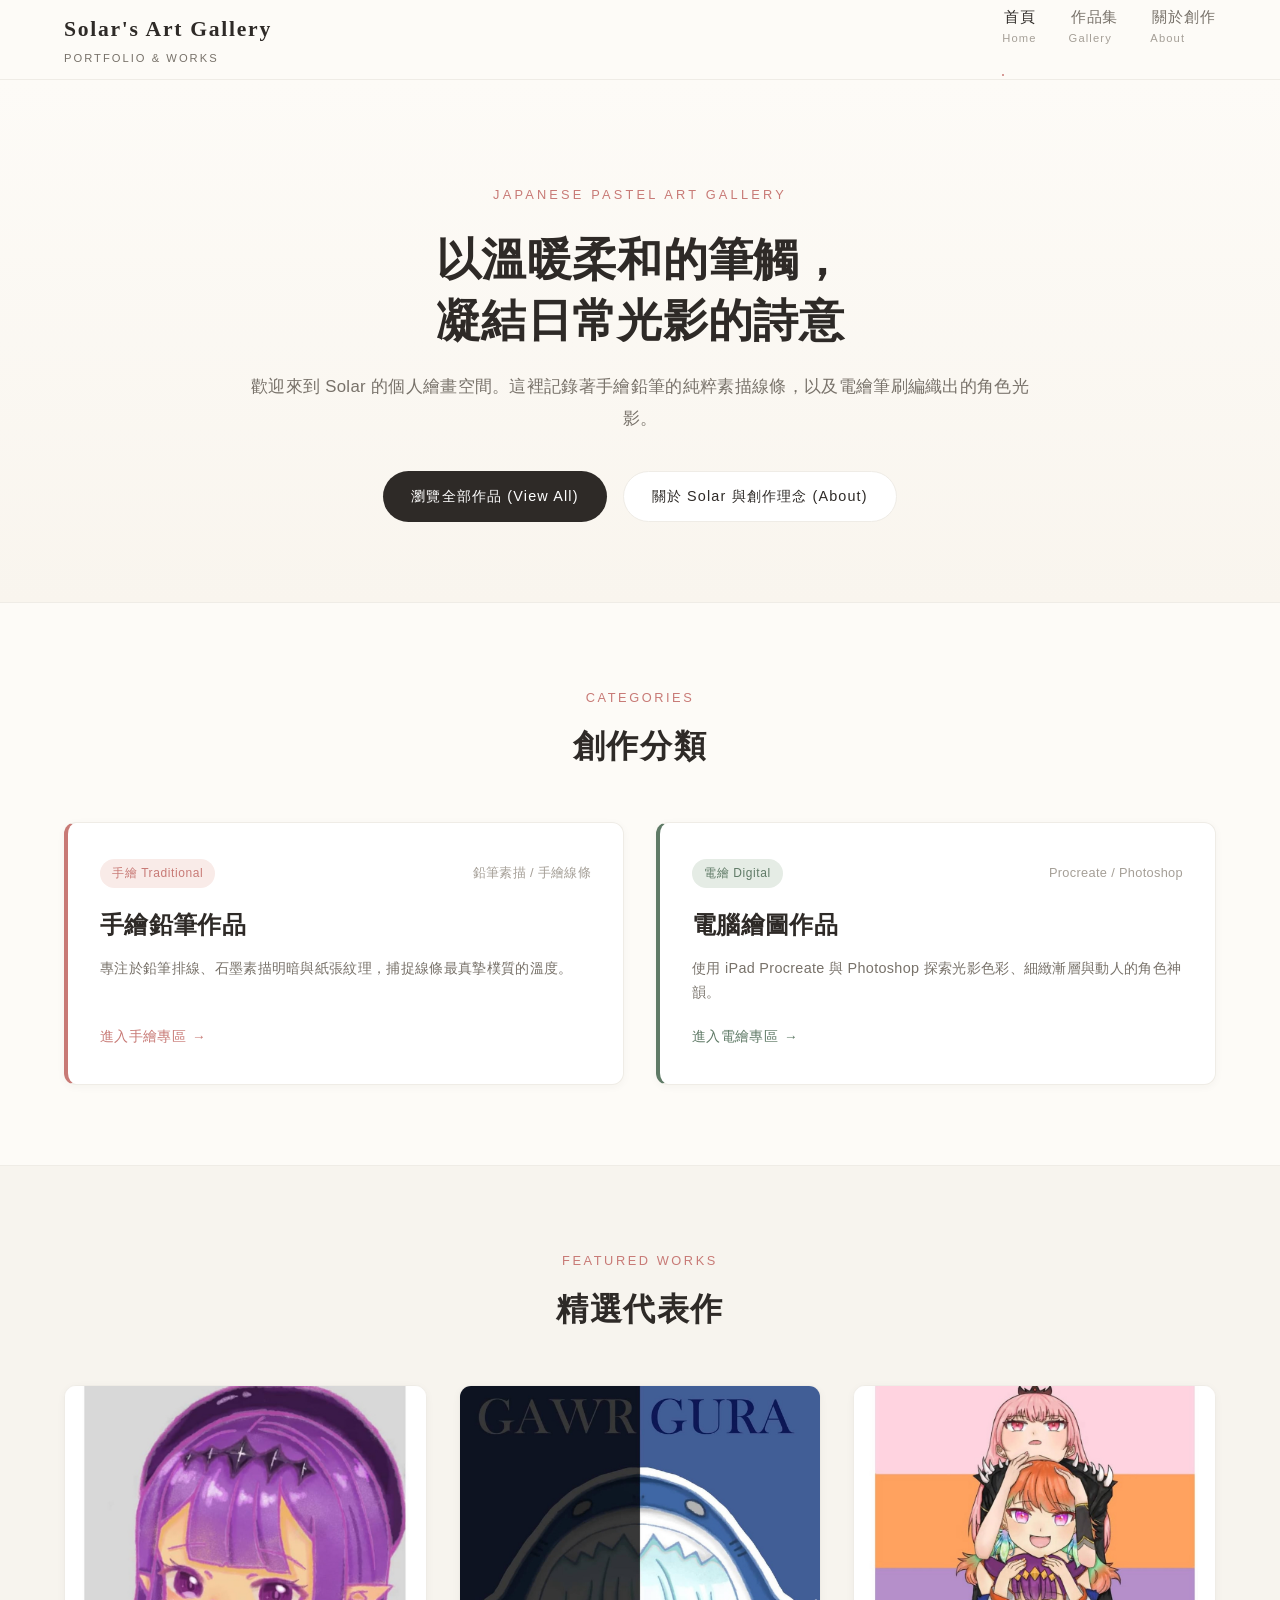
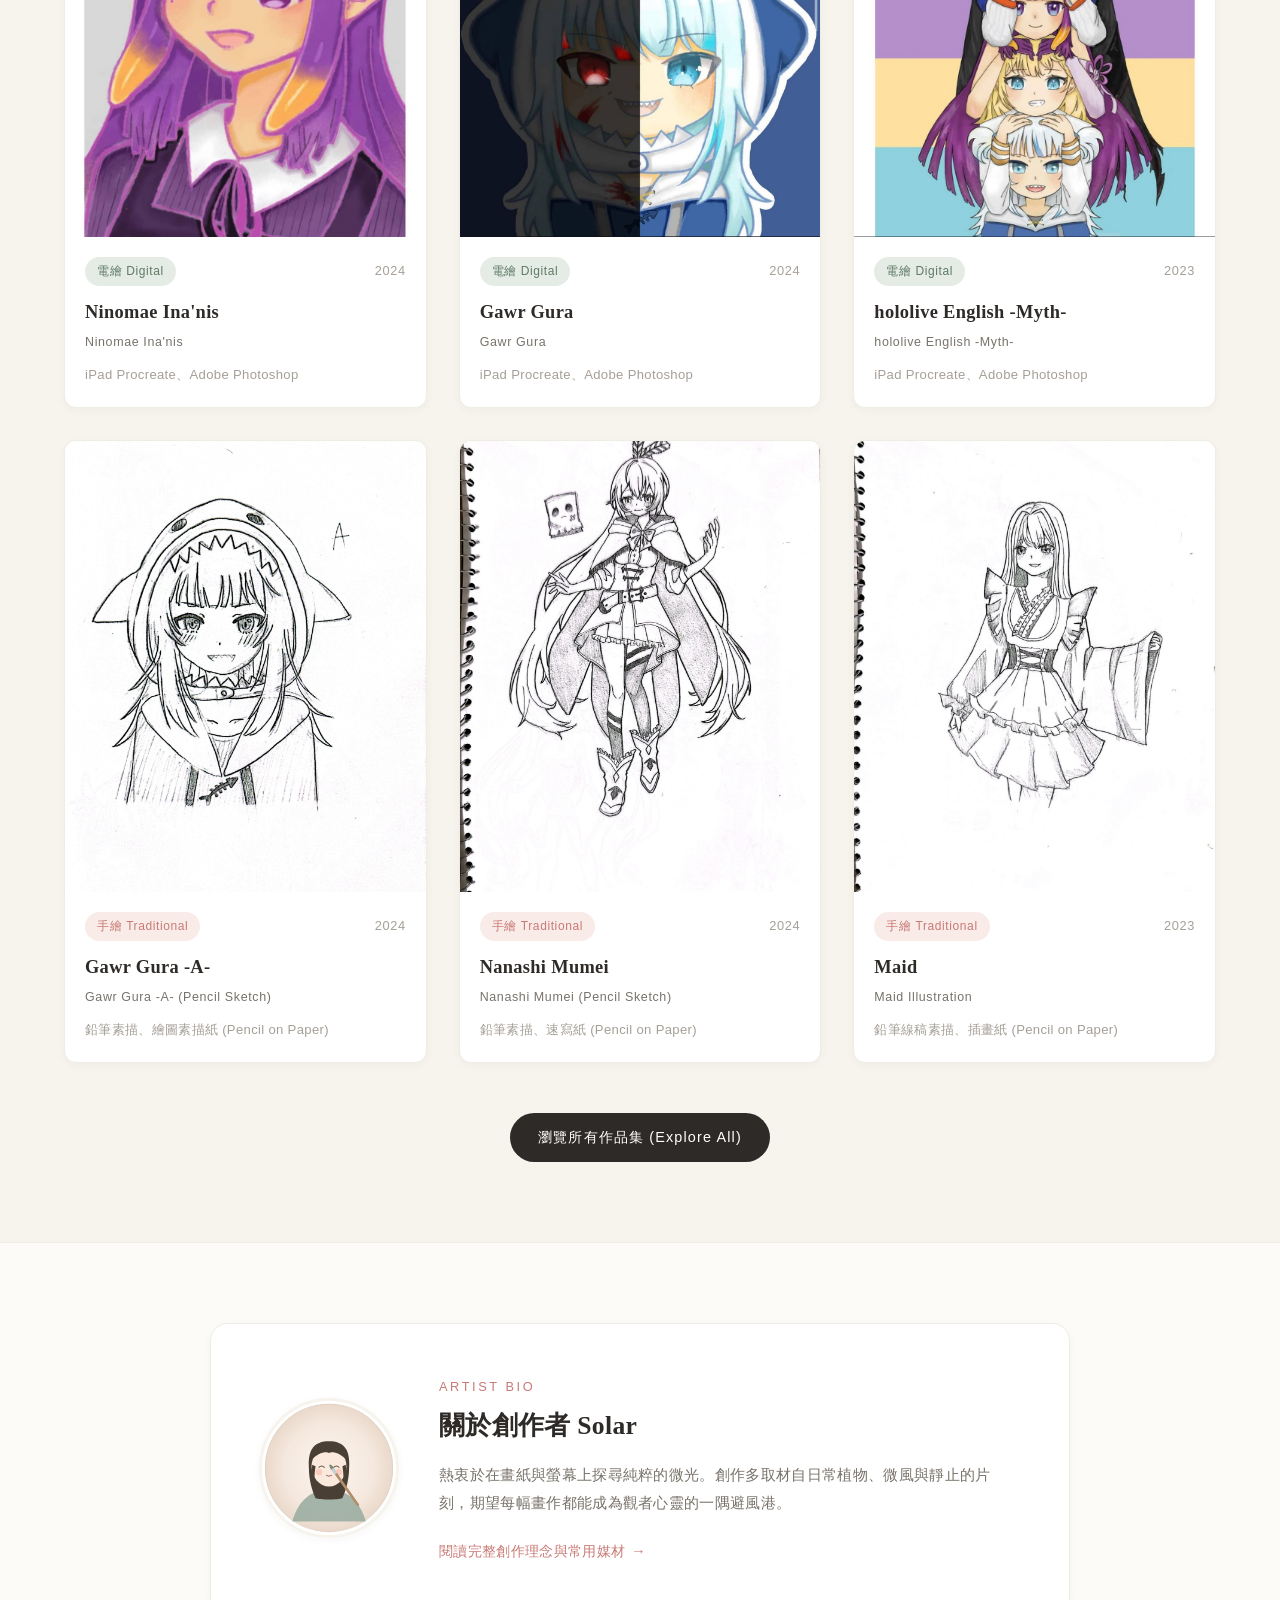
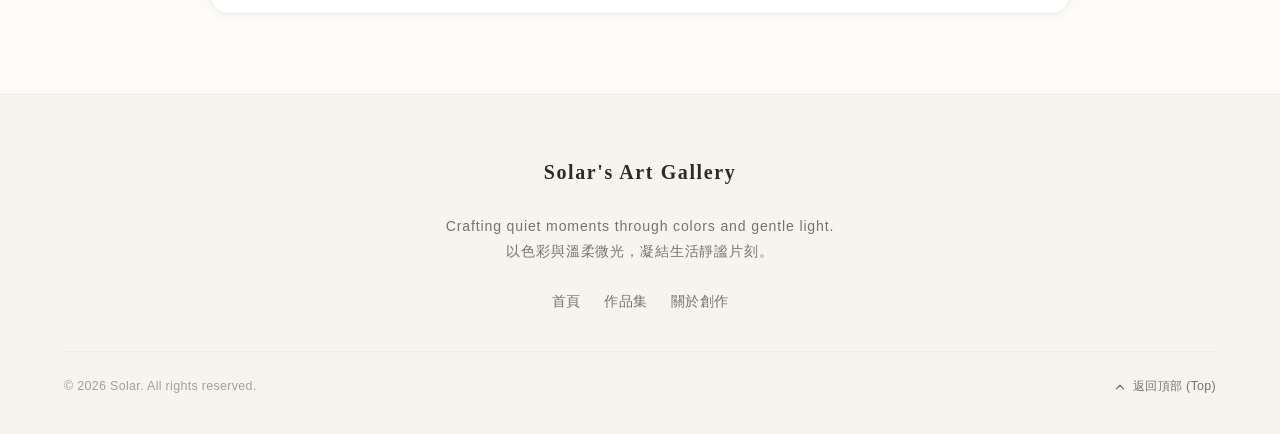
<file: index.html>
<!DOCTYPE html>
<html lang="zh-Hant">
<head>
  <meta charset="UTF-8">
  <meta name="viewport" content="width=device-width, initial-scale=1.0">
  <title>Solar's Art Gallery｜個人繪畫作品集</title>
  <meta name="description" content="Solar's Art Gallery - 以日系柔和粉彩與光影，記錄溫暖而平靜的創作瞬間。收錄手繪水彩、壓克力與數位插畫作品。">
  
  <!-- Stylesheets -->
  <link rel="stylesheet" href="css/style.css">
  <link rel="stylesheet" href="css/gallery.css">
</head>
<body>

  <!-- Site Header & Navigation -->
  <header class="site-header">
    <div class="container">
      <a href="index.html" class="site-logo">
        <span class="logo-main">Solar's Art Gallery</span>
        <span class="logo-sub">Portfolio & Works</span>
      </a>

      <button class="menu-toggle" aria-label="切換選單" aria-expanded="false">
        <span></span>
        <span></span>
        <span></span>
      </button>

      <nav>
        <ul class="nav-menu">
          <li>
            <a href="index.html" class="nav-link active">
              首頁
              <span class="nav-sub-label">Home</span>
            </a>
          </li>
          <li>
            <a href="gallery.html" class="nav-link">
              作品集
              <span class="nav-sub-label">Gallery</span>
            </a>
          </li>
          <li>
            <a href="about.html" class="nav-link">
              關於創作
              <span class="nav-sub-label">About</span>
            </a>
          </li>
        </ul>
      </nav>
    </div>
  </header>

  <!-- Hero Section -->
  <section class="hero-section" style="padding: 100px 0 80px; text-align: center; background: linear-gradient(180deg, #FDFBF7 0%, #F9F5EE 100%); border-bottom: 1px solid var(--color-border);">
    <div class="container" style="max-width: 800px;">
      <span class="sub-heading" style="letter-spacing: 0.25em;">JAPANESE PASTEL ART GALLERY</span>
      <h1 class="font-serif" style="font-size: 2.8rem; margin: 16px 0 20px; line-height: 1.35; color: var(--color-text-main);">
        以溫暖柔和的筆觸，<br>凝結日常光影的詩意
      </h1>
      <p style="font-size: 1.05rem; color: var(--color-text-muted); line-height: 1.9; margin-bottom: 36px;">
        歡迎來到 Solar 的個人繪畫空間。這裡記錄著手繪鉛筆的純粹素描線條，以及電繪筆刷編織出的角色光影。
      </p>
      <div style="display: flex; gap: 16px; justify-content: center; flex-wrap: wrap;">
        <a href="gallery.html" class="btn btn-primary">瀏覽全部作品 (View All)</a>
        <a href="about.html" class="btn btn-secondary">關於 Solar 與創作理念 (About)</a>
      </div>
    </div>
  </section>

  <!-- Category Entries Section -->
  <section class="section-padding" style="background-color: var(--color-bg);">
    <div class="container">
      <div class="section-header">
        <span class="sub-heading">CATEGORIES</span>
        <h2 class="main-heading">創作分類</h2>
      </div>

      <div style="display: grid; grid-template-columns: repeat(auto-fit, minmax(300px, 1fr)); gap: 32px;">
        <!-- Traditional Entry -->
        <a href="gallery.html?category=traditional" class="artwork-card" style="padding: 36px 32px; text-decoration: none; border-left: 4px solid var(--color-pink-accent);">
          <div style="display: flex; align-items: center; justify-content: space-between; margin-bottom: 16px;">
            <span class="category-badge traditional">手繪 Traditional</span>
            <span style="font-size: 0.8rem; color: var(--color-text-light);">鉛筆素描 / 手繪線條</span>
          </div>
          <h3 class="font-serif" style="font-size: 1.5rem; margin-bottom: 10px; color: var(--color-text-main);">手繪鉛筆作品</h3>
          <p style="font-size: 0.9rem; color: var(--color-text-muted); line-height: 1.7; margin-bottom: 20px;">
            專注於鉛筆排線、石墨素描明暗與紙張紋理，捕捉線條最真摯樸質的溫度。
          </p>
          <div style="margin-top: auto; font-size: 0.85rem; color: var(--color-pink-accent); font-weight: 500; display: inline-flex; align-items: center; gap: 6px;">
            進入手繪專區 <span>&rarr;</span>
          </div>
        </a>

        <!-- Digital Entry -->
        <a href="gallery.html?category=digital" class="artwork-card" style="padding: 36px 32px; text-decoration: none; border-left: 4px solid var(--color-green-accent);">
          <div style="display: flex; align-items: center; justify-content: space-between; margin-bottom: 16px;">
            <span class="category-badge digital">電繪 Digital</span>
            <span style="font-size: 0.8rem; color: var(--color-text-light);">Procreate / Photoshop</span>
          </div>
          <h3 class="font-serif" style="font-size: 1.5rem; margin-bottom: 10px; color: var(--color-text-main);">電腦繪圖作品</h3>
          <p style="font-size: 0.9rem; color: var(--color-text-muted); line-height: 1.7; margin-bottom: 20px;">
            使用 iPad Procreate 與 Photoshop 探索光影色彩、細緻漸層與動人的角色神韻。
          </p>
          <div style="margin-top: auto; font-size: 0.85rem; color: var(--color-green-accent); font-weight: 500; display: inline-flex; align-items: center; gap: 6px;">
            進入電繪專區 <span>&rarr;</span>
          </div>
        </a>
      </div>
    </div>
  </section>

  <!-- Featured Artworks Section -->
  <section class="section-padding" style="background-color: var(--color-surface-subtle); border-top: 1px solid var(--color-border); border-bottom: 1px solid var(--color-border);">
    <div class="container">
      <div class="section-header">
        <span class="sub-heading">FEATURED WORKS</span>
        <h2 class="main-heading">精選代表作</h2>
      </div>

      <div class="artworks-grid" id="featured-grid">
        <!-- Dynamically rendered via inline script -->
      </div>

      <div style="text-align: center; margin-top: 50px;">
        <a href="gallery.html" class="btn btn-primary">瀏覽所有作品集 (Explore All)</a>
      </div>
    </div>
  </section>

  <!-- About Preview Section -->
  <section class="section-padding" style="background-color: var(--color-bg);">
    <div class="container" style="max-width: 860px;">
      <div style="background-color: var(--color-surface); border: 1px solid var(--color-border); border-radius: var(--radius-lg); padding: 48px; box-shadow: var(--shadow-sm); display: flex; align-items: center; gap: 40px; flex-wrap: wrap;">
        <div style="width: 140px; height: 140px; border-radius: var(--radius-full); overflow: hidden; flex-shrink: 0; margin: 0 auto; border: 3px solid var(--color-surface-subtle); box-shadow: var(--shadow-sm);">
          <img src="assets/images/profile.svg" alt="Solar" style="width: 100%; height: 100%; object-fit: cover;">
        </div>
        <div style="flex: 1; min-width: 280px;">
          <span class="sub-heading" style="margin-bottom: 6px;">ARTIST BIO</span>
          <h3 class="font-serif" style="font-size: 1.6rem; color: var(--color-text-main); margin-bottom: 12px;">關於創作者 Solar</h3>
          <p style="font-size: 0.95rem; color: var(--color-text-muted); line-height: 1.85; margin-bottom: 20px;">
            熱衷於在畫紙與螢幕上探尋純粹的微光。創作多取材自日常植物、微風與靜止的片刻，期望每幅畫作都能成為觀者心靈的一隅避風港。
          </p>
          <a href="about.html" style="color: var(--color-pink-accent); font-weight: 500; font-size: 0.9rem; display: inline-flex; align-items: center; gap: 6px;">
            閱讀完整創作理念與常用媒材 <span>&rarr;</span>
          </a>
        </div>
      </div>
    </div>
  </section>

  <!-- Site Footer -->
  <footer class="site-footer">
    <div class="container">
      <div class="footer-content">
        <div class="footer-logo">Solar's Art Gallery</div>
        <p class="footer-tagline">
          Crafting quiet moments through colors and gentle light.<br>
          以色彩與溫柔微光，凝結生活靜謐片刻。
        </p>
        <ul class="footer-nav">
          <li><a href="index.html">首頁</a></li>
          <li><a href="gallery.html">作品集</a></li>
          <li><a href="about.html">關於創作</a></li>
        </ul>
      </div>
      <div class="footer-bottom">
        <span>&copy; <span id="current-year"></span> Solar. All rights reserved.</span>
        <a href="#top" class="back-to-top">
          <svg width="14" height="14" viewBox="0 0 24 24" fill="none" stroke="currentColor" stroke-width="2" stroke-linecap="round" stroke-linejoin="round">
            <polyline points="18 15 12 9 6 15"></polyline>
          </svg>
          返回頂部 (Top)
        </a>
      </div>
    </div>
  </footer>

  <!-- Scripts -->
  <script src="js/main.js"></script>
  <script>
    // Load Featured Artworks for Index
    document.addEventListener("DOMContentLoaded", async () => {
      const grid = document.getElementById("featured-grid");
      if (!grid) return;
      try {
        const res = await fetch("data/artworks.json");
        const list = await res.json();
        const featured = list.filter(item => item.featured).slice(0, 6);
        grid.innerHTML = featured.map(art => `
          <article class="artwork-card">
            <a href="artwork.html?id=${encodeURIComponent(art.id)}" class="card-image-wrap" aria-label="檢視作品：${art.title}">
              <img src="${art.image}" alt="${art.title}" loading="lazy" />
            </a>
            <div class="card-content">
              <div class="card-meta">
                <span class="category-badge ${art.category}">${art.categoryLabel}</span>
                <span class="card-year">${art.year}</span>
              </div>
              <h3 class="card-title">
                <a href="artwork.html?id=${encodeURIComponent(art.id)}">${art.title}</a>
              </h3>
              ${art.titleEn ? `<div class="card-title-en">${art.titleEn}</div>` : ""}
              <div class="card-medium">${art.medium}</div>
            </div>
          </article>
        `).join("");
      } catch (e) {
        console.error("Failed to load featured works:", e);
      }
    });
  </script>
</body>
</html>
</file>
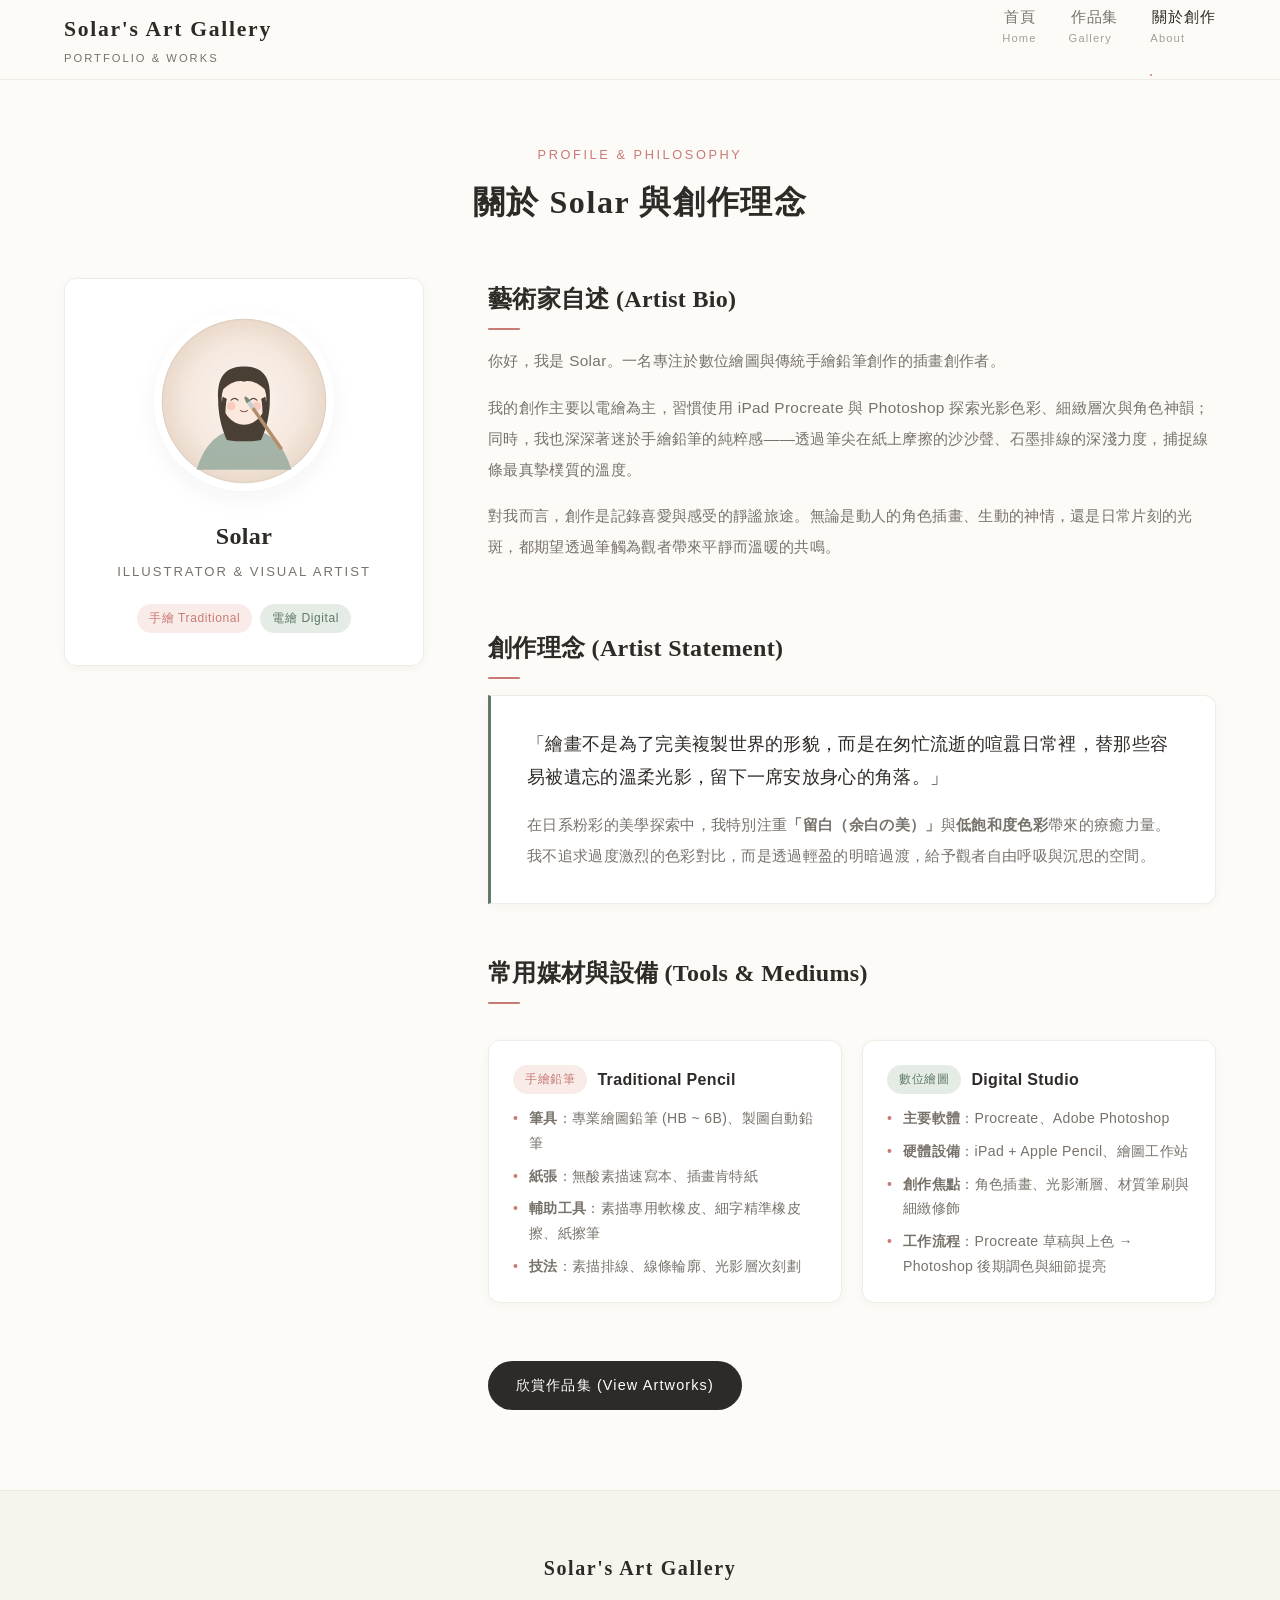
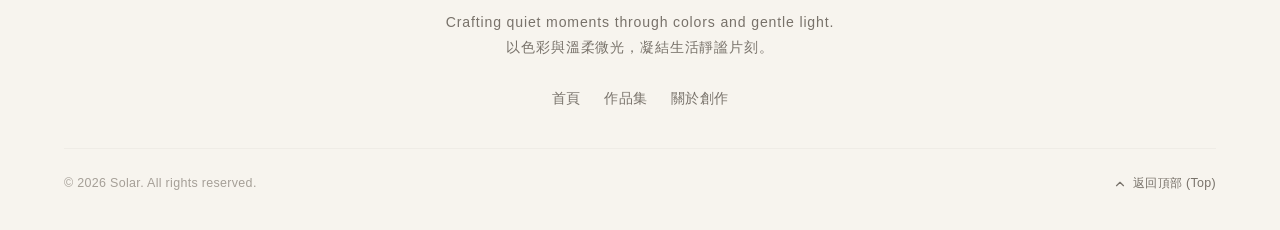
<file: about.html>
<!DOCTYPE html>
<html lang="zh-Hant">
<head>
  <meta charset="UTF-8">
  <meta name="viewport" content="width=device-width, initial-scale=1.0">
  <title>關於創作 About Solar｜Solar's Art Gallery</title>
  <meta name="description" content="關於繪師 Solar 的藝術家自述（Artist Bio）、創作理念（Artist Statement）以及常用手繪與電繪創作工具。">

  <!-- Stylesheets -->
  <link rel="stylesheet" href="css/style.css">
  <link rel="stylesheet" href="css/about.css">
</head>
<body>

  <!-- Site Header & Navigation -->
  <header class="site-header">
    <div class="container">
      <a href="index.html" class="site-logo">
        <span class="logo-main">Solar's Art Gallery</span>
        <span class="logo-sub">Portfolio & Works</span>
      </a>

      <button class="menu-toggle" aria-label="切換選單" aria-expanded="false">
        <span></span>
        <span></span>
        <span></span>
      </button>

      <nav>
        <ul class="nav-menu">
          <li>
            <a href="index.html" class="nav-link">
              首頁
              <span class="nav-sub-label">Home</span>
            </a>
          </li>
          <li>
            <a href="gallery.html" class="nav-link">
              作品集
              <span class="nav-sub-label">Gallery</span>
            </a>
          </li>
          <li>
            <a href="about.html" class="nav-link active">
              關於創作
              <span class="nav-sub-label">About</span>
            </a>
          </li>
        </ul>
      </nav>
    </div>
  </header>

  <!-- About Main Content -->
  <main class="about-hero-section">
    <div class="container">
      <!-- Section Header -->
      <div class="section-header">
        <span class="sub-heading">PROFILE & PHILOSOPHY</span>
        <h1 class="main-heading">關於 Solar 與創作理念</h1>
      </div>

      <div class="about-grid">
        <!-- Left: Sticky Portrait Card -->
        <aside class="about-portrait-card">
          <div class="portrait-avatar-wrapper">
            <img src="assets/images/profile.svg" alt="繪師 Solar" />
          </div>
          <h2 class="portrait-name">Solar</h2>
          <div class="portrait-role">Illustrator & Visual Artist</div>
          <div class="portrait-badges">
            <span class="category-badge traditional">手繪 Traditional</span>
            <span class="category-badge digital">電繪 Digital</span>
          </div>
        </aside>

        <!-- Right: Narrative Content -->
        <div class="about-narrative">
          <!-- Artist Bio -->
          <section>
            <h3 class="about-block-title">藝術家自述 (Artist Bio)</h3>
            <p class="about-text">
              你好，我是 Solar。一名專注於數位繪圖與傳統手繪鉛筆創作的插畫創作者。
            </p>
            <p class="about-text">
              我的創作主要以電繪為主，習慣使用 iPad Procreate 與 Photoshop 探索光影色彩、細緻層次與角色神韻；同時，我也深深著迷於手繪鉛筆的純粹感——透過筆尖在紙上摩擦的沙沙聲、石墨排線的深淺力度，捕捉線條最真摯樸質的溫度。
            </p>
            <p class="about-text">
              對我而言，創作是記錄喜愛與感受的靜謐旅途。無論是動人的角色插畫、生動的神情，還是日常片刻的光斑，都期望透過筆觸為觀者帶來平靜而溫暖的共鳴。
            </p>
          </section>

          <!-- Artist Statement -->
          <section>
            <h3 class="about-block-title">創作理念 (Artist Statement)</h3>
            <div class="statement-box">
              <blockquote class="statement-quote">
                「繪畫不是為了完美複製世界的形貌，而是在匆忙流逝的喧囂日常裡，替那些容易被遺忘的溫柔光影，留下一席安放身心的角落。」
              </blockquote>
              <p class="about-text" style="margin-bottom: 0;">
                在日系粉彩的美學探索中，我特別注重<strong>「留白（余白の美）」</strong>與<strong>低飽和度色彩</strong>帶來的療癒力量。我不追求過度激烈的色彩對比，而是透過輕盈的明暗過渡，給予觀者自由呼吸與沉思的空間。
              </p>
            </div>
          </section>

          <!-- Tools & Materials -->
          <section>
            <h3 class="about-block-title">常用媒材與設備 (Tools & Mediums)</h3>
            <div class="tools-grid">
              <!-- Traditional Tools -->
              <div class="tool-card">
                <div class="tool-card-header">
                  <span class="category-badge traditional">手繪鉛筆</span>
                  <span class="tool-card-title">Traditional Pencil</span>
                </div>
                <ul class="tool-items-list">
                  <li><strong>筆具</strong>：專業繪圖鉛筆 (HB ~ 6B)、製圖自動鉛筆</li>
                  <li><strong>紙張</strong>：無酸素描速寫本、插畫肯特紙</li>
                  <li><strong>輔助工具</strong>：素描專用軟橡皮、細字精準橡皮擦、紙擦筆</li>
                  <li><strong>技法</strong>：素描排線、線條輪廓、光影層次刻劃</li>
                </ul>
              </div>

              <!-- Digital Tools -->
              <div class="tool-card">
                <div class="tool-card-header">
                  <span class="category-badge digital">數位繪圖</span>
                  <span class="tool-card-title">Digital Studio</span>
                </div>
                <ul class="tool-items-list">
                  <li><strong>主要軟體</strong>：Procreate、Adobe Photoshop</li>
                  <li><strong>硬體設備</strong>：iPad + Apple Pencil、繪圖工作站</li>
                  <li><strong>創作焦點</strong>：角色插畫、光影漸層、材質筆刷與細緻修飾</li>
                  <li><strong>工作流程</strong>：Procreate 草稿與上色 &rarr; Photoshop 後期調色與細節提亮</li>
                </ul>
              </div>
            </div>
          </section>

          <!-- Back to Gallery Link -->
          <div style="padding-top: 10px;">
            <a href="gallery.html" class="btn btn-primary">欣賞作品集 (View Artworks)</a>
          </div>
        </div>
      </div>
    </div>
  </main>

  <!-- Site Footer -->
  <footer class="site-footer">
    <div class="container">
      <div class="footer-content">
        <div class="footer-logo">Solar's Art Gallery</div>
        <p class="footer-tagline">
          Crafting quiet moments through colors and gentle light.<br>
          以色彩與溫柔微光，凝結生活靜謐片刻。
        </p>
        <ul class="footer-nav">
          <li><a href="index.html">首頁</a></li>
          <li><a href="gallery.html">作品集</a></li>
          <li><a href="about.html">關於創作</a></li>
        </ul>
      </div>
      <div class="footer-bottom">
        <span>&copy; <span id="current-year"></span> Solar. All rights reserved.</span>
        <a href="#top" class="back-to-top">
          <svg width="14" height="14" viewBox="0 0 24 24" fill="none" stroke="currentColor" stroke-width="2" stroke-linecap="round" stroke-linejoin="round">
            <polyline points="18 15 12 9 6 15"></polyline>
          </svg>
          返回頂部 (Top)
        </a>
      </div>
    </div>
  </footer>

  <!-- Scripts -->
  <script src="js/main.js"></script>
</body>
</html>
</file>
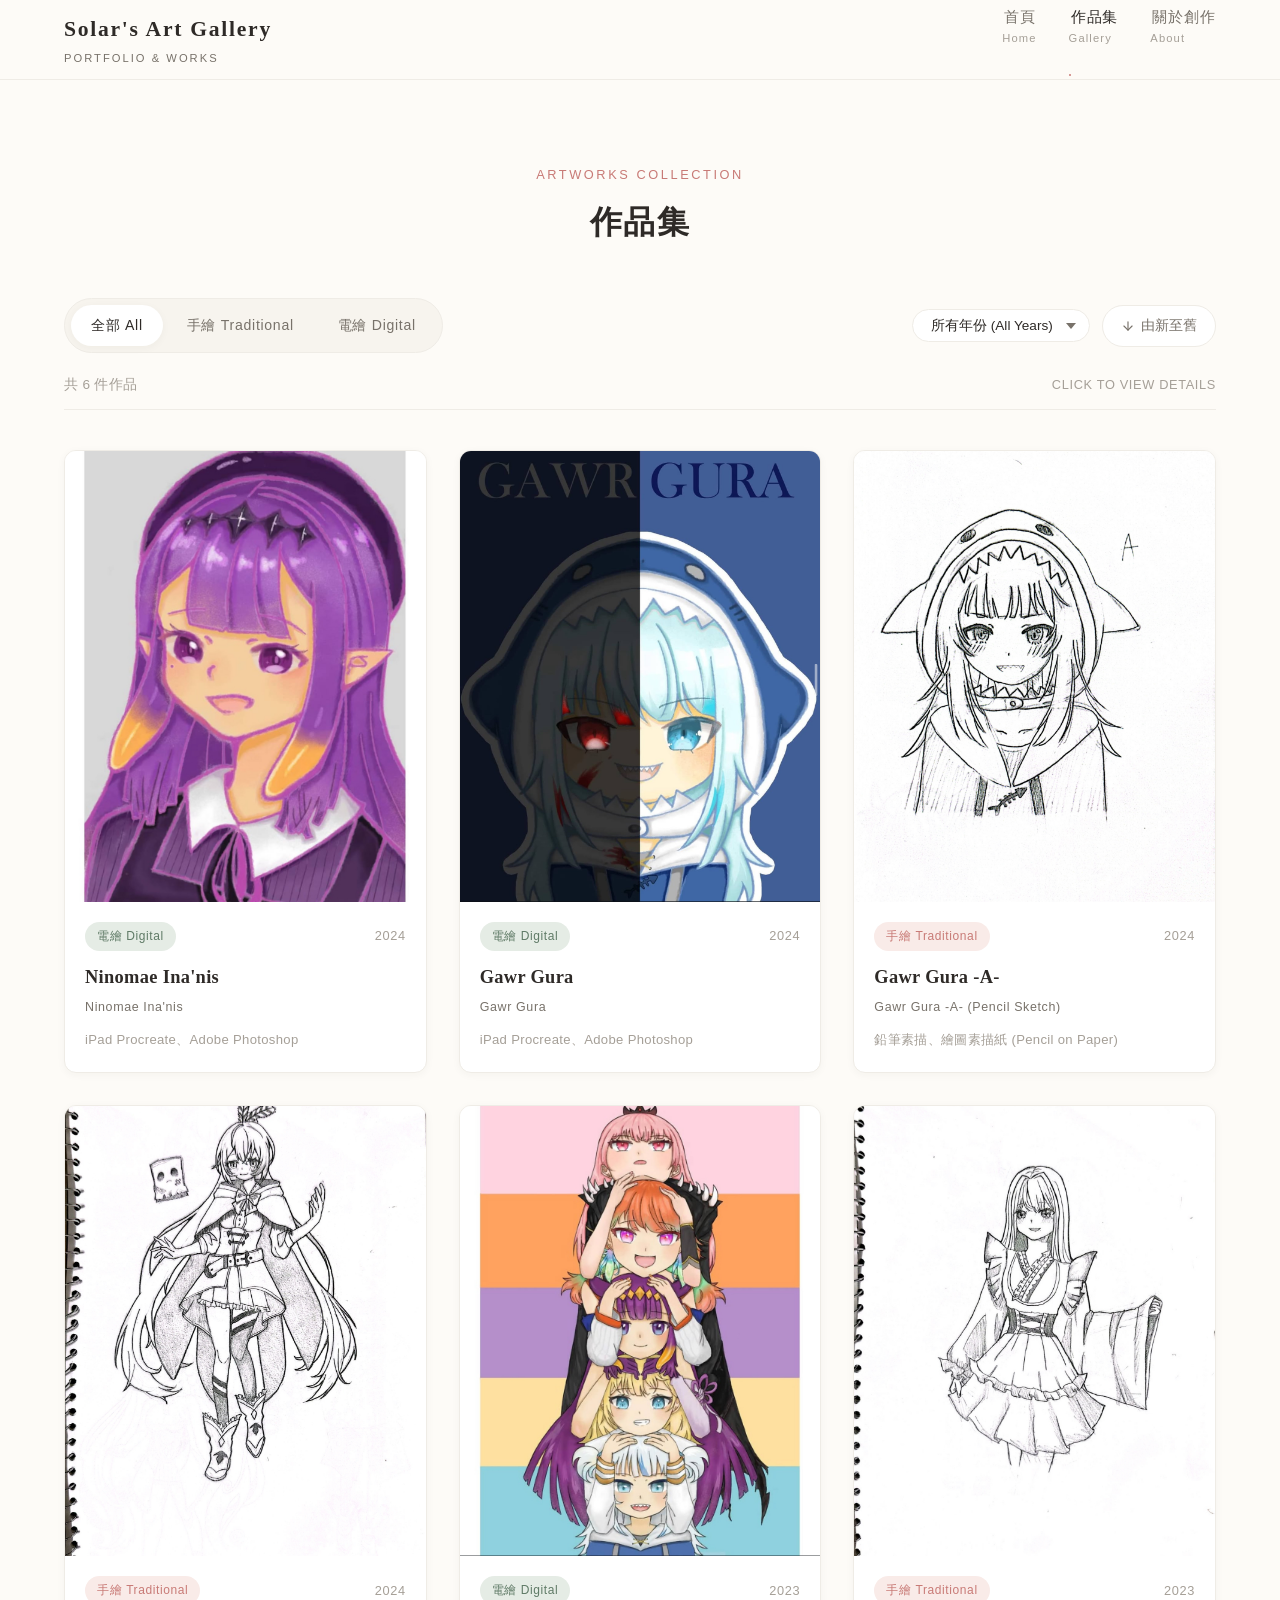
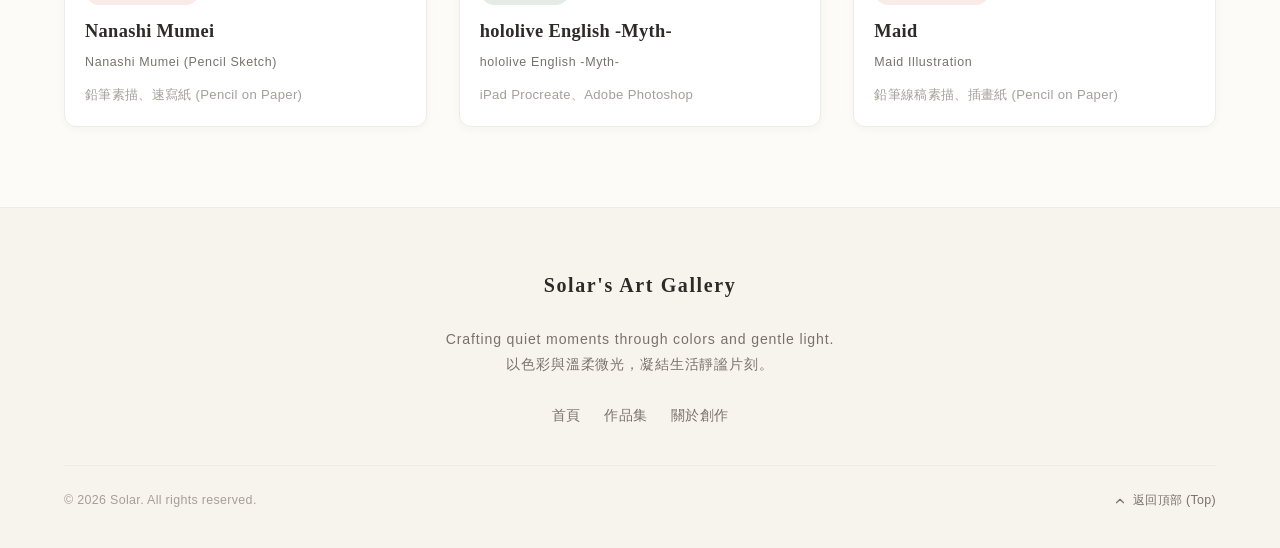
<file: gallery.html>
<!DOCTYPE html>
<html lang="zh-Hant">
<head>
  <meta charset="UTF-8">
  <meta name="viewport" content="width=device-width, initial-scale=1.0">
  <title>作品集 Gallery｜Solar's Art Gallery</title>
  <meta name="description" content="瀏覽 Solar 的全部繪畫作品，包含電繪插畫 (Procreate / Photoshop) 與手繪鉛筆素描，支援媒材與年份篩選。">

  <!-- Stylesheets -->
  <link rel="stylesheet" href="css/style.css">
  <link rel="stylesheet" href="css/gallery.css">
</head>
<body>

  <!-- Site Header & Navigation -->
  <header class="site-header">
    <div class="container">
      <a href="index.html" class="site-logo">
        <span class="logo-main">Solar's Art Gallery</span>
        <span class="logo-sub">Portfolio & Works</span>
      </a>

      <button class="menu-toggle" aria-label="切換選單" aria-expanded="false">
        <span></span>
        <span></span>
        <span></span>
      </button>

      <nav>
        <ul class="nav-menu">
          <li>
            <a href="index.html" class="nav-link">
              首頁
              <span class="nav-sub-label">Home</span>
            </a>
          </li>
          <li>
            <a href="gallery.html" class="nav-link active">
              作品集
              <span class="nav-sub-label">Gallery</span>
            </a>
          </li>
          <li>
            <a href="about.html" class="nav-link">
              關於創作
              <span class="nav-sub-label">About</span>
            </a>
          </li>
        </ul>
      </nav>
    </div>
  </header>

  <!-- Gallery Main Section -->
  <main class="section-padding">
    <div class="container">
      <!-- Section Header -->
      <div class="section-header">
        <span class="sub-heading">ARTWORKS COLLECTION</span>
        <h1 class="main-heading">作品集</h1>
      </div>

      <!-- Controls & Filters -->
      <div class="gallery-controls">
        <div class="controls-row">
          <!-- Category Tabs -->
          <div class="filter-tabs" role="tablist">
            <button class="filter-btn active" data-category="all" role="tab">全部 All</button>
            <button class="filter-btn" data-category="traditional" role="tab">手繪 Traditional</button>
            <button class="filter-btn" data-category="digital" role="tab">電繪 Digital</button>
          </div>

          <!-- Filter Actions: Year & Sort -->
          <div class="filter-actions">
            <!-- Year Select -->
            <div class="select-wrap">
              <select id="year-select" class="select-custom" aria-label="依年份篩選">
                <option value="all">所有年份 (All Years)</option>
              </select>
              <svg class="select-arrow" viewBox="0 0 10 6">
                <polygon points="0,0 10,0 5,6"/>
              </svg>
            </div>

            <!-- Sort Toggle Button -->
            <button id="sort-btn" class="sort-btn" title="切換年份排列順序">
              <svg width="14" height="14" viewBox="0 0 24 24" fill="none" stroke="currentColor" stroke-width="2" stroke-linecap="round" stroke-linejoin="round">
                <line x1="12" y1="5" x2="12" y2="19"></line>
                <polyline points="19 12 12 19 5 12"></polyline>
              </svg>
              <span id="sort-order-text">由新至舊</span>
            </button>
          </div>
        </div>

        <!-- Status Count Bar -->
        <div class="gallery-status-bar">
          <span id="artwork-count">載入中...</span>
          <span style="font-size: 0.8rem; letter-spacing: 0.05em;">CLICK TO VIEW DETAILS</span>
        </div>
      </div>

      <!-- Artworks Grid Container -->
      <div class="artworks-grid" id="gallery-grid">
        <!-- Rendered by gallery.js -->
      </div>
    </div>
  </main>

  <!-- Site Footer -->
  <footer class="site-footer">
    <div class="container">
      <div class="footer-content">
        <div class="footer-logo">Solar's Art Gallery</div>
        <p class="footer-tagline">
          Crafting quiet moments through colors and gentle light.<br>
          以色彩與溫柔微光，凝結生活靜謐片刻。
        </p>
        <ul class="footer-nav">
          <li><a href="index.html">首頁</a></li>
          <li><a href="gallery.html">作品集</a></li>
          <li><a href="about.html">關於創作</a></li>
        </ul>
      </div>
      <div class="footer-bottom">
        <span>&copy; <span id="current-year"></span> Solar. All rights reserved.</span>
        <a href="#top" class="back-to-top">
          <svg width="14" height="14" viewBox="0 0 24 24" fill="none" stroke="currentColor" stroke-width="2" stroke-linecap="round" stroke-linejoin="round">
            <polyline points="18 15 12 9 6 15"></polyline>
          </svg>
          返回頂部 (Top)
        </a>
      </div>
    </div>
  </footer>

  <!-- Scripts -->
  <script src="js/main.js"></script>
  <script src="js/gallery.js"></script>
</body>
</html>
</file>
<file: css/style.css>
/* ==========================================================================
   Solar's Art Gallery - Global Styles (style.css)
   Japanese Pastel Aesthetic
   ========================================================================== */

:root {
  /* Colors */
  --color-bg: #FDFBF7;
  --color-surface: #FFFFFF;
  --color-surface-subtle: #F7F4EE;
  --color-surface-hover: #F2EDE4;

  --color-text-main: #2E2A27;
  --color-text-muted: #78726A;
  --color-text-light: #A59F97;

  --color-border: #EFECE6;
  --color-border-hover: #D8D2C6;

  /* Pastel Accent Colors */
  --color-pink-soft: #F9EBE8;
  --color-pink-accent: #C87A76;
  --color-pink-hover: #B66C68;

  --color-green-soft: #E5ECE5;
  --color-green-accent: #5F7A66;
  --color-green-hover: #506756;

  --color-beige-soft: #F4EFE6;
  --color-beige-accent: #9E8973;

  /* Shadows */
  --shadow-sm: 0 2px 8px rgba(60, 45, 35, 0.04);
  --shadow-md: 0 8px 24px rgba(60, 45, 35, 0.05);
  --shadow-lg: 0 16px 36px rgba(60, 45, 35, 0.08);

  /* Radius */
  --radius-sm: 6px;
  --radius-md: 12px;
  --radius-lg: 18px;
  --radius-full: 999px;

  /* Transitions */
  --transition-fast: 0.2s ease;
  --transition-normal: 0.35s cubic-bezier(0.25, 1, 0.5, 1);

  /* Layout */
  --container-max: 1160px;
  --header-height: 80px;
}

/* CSS Reset & Base */
*, *::before, *::after {
  box-sizing: border-box;
  margin: 0;
  padding: 0;
}

html {
  font-size: 16px;
  scroll-behavior: smooth;
}

body {
  background-color: var(--color-bg);
  color: var(--color-text-main);
  font-family: -apple-system, BlinkMacSystemFont, "Segoe UI", "Noto Sans TC", "Hiragino Kaku Gothic ProN", "Yu Gothic", sans-serif;
  line-height: 1.75;
  letter-spacing: 0.02em;
  -webkit-font-smoothing: antialiased;
  -moz-osx-font-smoothing: grayscale;
  display: flex;
  flex-direction: column;
  min-height: 100vh;
}

img {
  max-width: 100%;
  height: auto;
  display: block;
}

a {
  color: inherit;
  text-decoration: none;
  transition: color var(--transition-fast);
}

button {
  font: inherit;
  cursor: pointer;
  border: none;
  background: none;
}

/* Typography Helpers */
.font-serif {
  font-family: "Noto Serif TC", "Yu Mincho", "Hiragino Mincho ProN", serif;
}

.container {
  width: 90%;
  max-width: var(--container-max);
  margin: 0 auto;
}

.section-padding {
  padding: 80px 0;
}

.section-header {
  text-align: center;
  margin-bottom: 48px;
}

.sub-heading {
  display: inline-block;
  font-size: 0.8rem;
  font-weight: 500;
  letter-spacing: 0.2em;
  text-transform: uppercase;
  color: var(--color-pink-accent);
  margin-bottom: 8px;
}

.main-heading {
  font-family: "Noto Serif TC", serif;
  font-size: 2rem;
  font-weight: 600;
  color: var(--color-text-main);
  letter-spacing: 0.05em;
}

/* Header & Navigation */
.site-header {
  height: var(--header-height);
  background-color: rgba(253, 251, 247, 0.92);
  backdrop-filter: blur(10px);
  position: sticky;
  top: 0;
  z-index: 100;
  border-bottom: 1px solid var(--color-border);
  transition: all var(--transition-normal);
}

.site-header .container {
  display: flex;
  align-items: center;
  justify-content: space-between;
  height: 100%;
}

.site-logo {
  display: flex;
  flex-direction: column;
}

.logo-main {
  font-family: "Noto Serif TC", serif;
  font-size: 1.35rem;
  font-weight: 600;
  letter-spacing: 0.08em;
  color: var(--color-text-main);
}

.logo-sub {
  font-size: 0.7rem;
  letter-spacing: 0.18em;
  color: var(--color-text-muted);
  text-transform: uppercase;
}

.nav-menu {
  display: flex;
  align-items: center;
  gap: 32px;
  list-style: none;
}

.nav-link {
  font-size: 0.95rem;
  letter-spacing: 0.06em;
  color: var(--color-text-muted);
  position: relative;
  padding: 6px 2px;
  transition: color var(--transition-fast);
}

.nav-link:hover,
.nav-link.active {
  color: var(--color-text-main);
}

.nav-link.active::after {
  content: "";
  position: absolute;
  bottom: 0;
  left: 0;
  width: 100%;
  height: 2px;
  background-color: var(--color-pink-accent);
  border-radius: var(--radius-full);
}

.nav-sub-label {
  font-size: 0.7rem;
  letter-spacing: 0.1em;
  color: var(--color-text-light);
  display: block;
  margin-top: -2px;
}

.menu-toggle {
  display: none;
  flex-direction: column;
  gap: 5px;
  padding: 8px;
  z-index: 110;
}

.menu-toggle span {
  display: block;
  width: 24px;
  height: 2px;
  background-color: var(--color-text-main);
  transition: all var(--transition-fast);
  border-radius: 2px;
}

/* Category Badge */
.category-badge {
  display: inline-flex;
  align-items: center;
  font-size: 0.75rem;
  letter-spacing: 0.05em;
  padding: 4px 12px;
  border-radius: var(--radius-full);
  font-weight: 500;
}

.category-badge.traditional {
  background-color: var(--color-pink-soft);
  color: var(--color-pink-accent);
}

.category-badge.digital {
  background-color: var(--color-green-soft);
  color: var(--color-green-accent);
}

/* Buttons */
.btn {
  display: inline-flex;
  align-items: center;
  justify-content: center;
  gap: 8px;
  padding: 12px 28px;
  border-radius: var(--radius-full);
  font-size: 0.9rem;
  letter-spacing: 0.08em;
  transition: all var(--transition-normal);
  cursor: pointer;
}

.btn-primary {
  background-color: var(--color-text-main);
  color: #FFFFFF;
}

.btn-primary:hover {
  background-color: #433D39;
  transform: translateY(-2px);
  box-shadow: var(--shadow-sm);
}

.btn-secondary {
  background-color: var(--color-surface);
  border: 1px solid var(--color-border);
  color: var(--color-text-main);
}

.btn-secondary:hover {
  background-color: var(--color-surface-subtle);
  border-color: var(--color-border-hover);
  transform: translateY(-2px);
}

/* Artwork Card Component */
.artwork-card {
  background-color: var(--color-surface);
  border-radius: var(--radius-md);
  overflow: hidden;
  border: 1px solid var(--color-border);
  box-shadow: var(--shadow-sm);
  transition: all var(--transition-normal);
  display: flex;
  flex-direction: column;
}

.artwork-card:hover {
  transform: translateY(-6px);
  box-shadow: var(--shadow-md);
  border-color: var(--color-border-hover);
}

.card-image-wrap {
  position: relative;
  width: 100%;
  padding-top: 125%; /* 4:5 Aspect Ratio */
  overflow: hidden;
  background-color: var(--color-surface-subtle);
}

.card-image-wrap img {
  position: absolute;
  top: 0;
  left: 0;
  width: 100%;
  height: 100%;
  object-fit: cover;
  transition: transform var(--transition-normal);
}

.artwork-card:hover .card-image-wrap img {
  transform: scale(1.03);
}

.card-content {
  padding: 20px;
  display: flex;
  flex-direction: column;
  flex-grow: 1;
}

.card-meta {
  display: flex;
  align-items: center;
  justify-content: space-between;
  margin-bottom: 10px;
}

.card-year {
  font-size: 0.8rem;
  color: var(--color-text-light);
  letter-spacing: 0.05em;
}

.card-title {
  font-family: "Noto Serif TC", serif;
  font-size: 1.15rem;
  font-weight: 600;
  color: var(--color-text-main);
  margin-bottom: 4px;
}

.card-title-en {
  font-size: 0.78rem;
  color: var(--color-text-muted);
  letter-spacing: 0.05em;
  margin-bottom: 10px;
}

.card-medium {
  font-size: 0.82rem;
  color: var(--color-text-light);
  margin-top: auto;
}

/* Footer */
.site-footer {
  margin-top: auto;
  background-color: var(--color-surface-subtle);
  border-top: 1px solid var(--color-border);
  padding: 60px 0 36px;
}

.footer-content {
  display: flex;
  flex-direction: column;
  align-items: center;
  text-align: center;
  gap: 24px;
}

.footer-logo {
  font-family: "Noto Serif TC", serif;
  font-size: 1.25rem;
  font-weight: 600;
  letter-spacing: 0.08em;
}

.footer-tagline {
  font-size: 0.88rem;
  color: var(--color-text-muted);
  letter-spacing: 0.06em;
  max-width: 450px;
}

.footer-nav {
  display: flex;
  gap: 24px;
  list-style: none;
}

.footer-nav a {
  font-size: 0.85rem;
  color: var(--color-text-muted);
}

.footer-nav a:hover {
  color: var(--color-text-main);
}

.footer-bottom {
  margin-top: 36px;
  padding-top: 24px;
  border-top: 1px solid var(--color-border);
  width: 100%;
  display: flex;
  align-items: center;
  justify-content: space-between;
  font-size: 0.78rem;
  color: var(--color-text-light);
}

.back-to-top {
  display: inline-flex;
  align-items: center;
  gap: 6px;
  color: var(--color-text-muted);
  cursor: pointer;
  transition: color var(--transition-fast);
}

.back-to-top:hover {
  color: var(--color-text-main);
}

/* Mobile Responsiveness */
@media (max-width: 768px) {
  :root {
    --header-height: 70px;
  }

  .menu-toggle {
    display: flex;
  }

  .nav-menu {
    position: fixed;
    top: var(--header-height);
    left: 0;
    width: 100%;
    background-color: var(--color-surface);
    border-bottom: 1px solid var(--color-border);
    flex-direction: column;
    padding: 24px 0;
    gap: 20px;
    box-shadow: var(--shadow-md);
    transform: translateY(-120%);
    opacity: 0;
    pointer-events: none;
    transition: all var(--transition-normal);
  }

  .nav-menu.open {
    transform: translateY(0);
    opacity: 1;
    pointer-events: auto;
  }

  .menu-toggle.active span:nth-child(1) {
    transform: translateY(7px) rotate(45deg);
  }

  .menu-toggle.active span:nth-child(2) {
    opacity: 0;
  }

  .menu-toggle.active span:nth-child(3) {
    transform: translateY(-7px) rotate(-45deg);
  }

  .section-padding {
    padding: 50px 0;
  }

  .main-heading {
    font-size: 1.6rem;
  }

  .footer-bottom {
    flex-direction: column;
    gap: 12px;
  }
}
</file>
<file: css/gallery.css>
/* ==========================================================================
   Solar's Art Gallery - Gallery Styles (gallery.css)
   ========================================================================== */

/* Gallery Controls */
.gallery-controls {
  margin-bottom: 40px;
  display: flex;
  flex-direction: column;
  gap: 20px;
}

.controls-row {
  display: flex;
  flex-wrap: wrap;
  align-items: center;
  justify-content: space-between;
  gap: 16px;
}

/* Category Filter Tabs */
.filter-tabs {
  display: inline-flex;
  background-color: var(--color-surface-subtle);
  padding: 6px;
  border-radius: var(--radius-full);
  border: 1px solid var(--color-border);
  gap: 4px;
}

.filter-btn {
  padding: 8px 20px;
  border-radius: var(--radius-full);
  font-size: 0.88rem;
  letter-spacing: 0.05em;
  color: var(--color-text-muted);
  transition: all var(--transition-fast);
  white-space: nowrap;
}

.filter-btn:hover {
  color: var(--color-text-main);
}

.filter-btn.active {
  background-color: var(--color-surface);
  color: var(--color-text-main);
  box-shadow: var(--shadow-sm);
  font-weight: 500;
}

/* Year & Sort Dropdowns */
.filter-actions {
  display: flex;
  align-items: center;
  gap: 12px;
}

.select-wrap {
  position: relative;
}

.select-custom {
  appearance: none;
  background-color: var(--color-surface);
  border: 1px solid var(--color-border);
  border-radius: var(--radius-full);
  padding: 8px 36px 8px 18px;
  font-size: 0.85rem;
  color: var(--color-text-main);
  cursor: pointer;
  transition: all var(--transition-fast);
}

.select-custom:hover,
.select-custom:focus {
  border-color: var(--color-border-hover);
  outline: none;
}

.select-arrow {
  position: absolute;
  right: 14px;
  top: 50%;
  transform: translateY(-50%);
  pointer-events: none;
  width: 10px;
  height: 6px;
  fill: var(--color-text-muted);
}

.sort-btn {
  display: inline-flex;
  align-items: center;
  gap: 6px;
  background-color: var(--color-surface);
  border: 1px solid var(--color-border);
  border-radius: var(--radius-full);
  padding: 8px 18px;
  font-size: 0.85rem;
  color: var(--color-text-muted);
  cursor: pointer;
  transition: all var(--transition-fast);
}

.sort-btn:hover {
  border-color: var(--color-border-hover);
  color: var(--color-text-main);
}

/* Results Count */
.gallery-status-bar {
  display: flex;
  align-items: center;
  justify-content: space-between;
  padding-bottom: 12px;
  border-bottom: 1px solid var(--color-border);
  font-size: 0.85rem;
  color: var(--color-text-light);
}

/* Artwork Grid Layout */
.artworks-grid {
  display: grid;
  grid-template-columns: repeat(3, 1fr);
  gap: 32px;
  margin-top: 32px;
}

/* Empty State */
.empty-gallery {
  grid-column: 1 / -1;
  text-align: center;
  padding: 80px 20px;
  color: var(--color-text-muted);
}

.empty-gallery svg {
  margin: 0 auto 16px;
  width: 48px;
  height: 48px;
  stroke: var(--color-text-light);
}

/* Tablet & Mobile Breakpoints */
@media (max-width: 992px) {
  .artworks-grid {
    grid-template-columns: repeat(2, 1fr);
    gap: 24px;
  }
}

@media (max-width: 600px) {
  .artworks-grid {
    grid-template-columns: 1fr;
    gap: 24px;
  }

  .controls-row {
    flex-direction: column;
    align-items: stretch;
  }

  .filter-tabs {
    display: flex;
    justify-content: space-between;
  }

  .filter-btn {
    flex: 1;
    text-align: center;
    padding: 8px 10px;
    font-size: 0.82rem;
  }

  .filter-actions {
    justify-content: space-between;
  }

  .select-custom, .sort-btn {
    flex: 1;
  }
}
</file>
<file: css/about.css>
/* ==========================================================================
   Solar's Art Gallery - About Page Styles (about.css)
   ========================================================================== */

.about-hero-section {
  padding: 60px 0 80px;
}

.about-grid {
  display: grid;
  grid-template-columns: 360px 1fr;
  gap: 64px;
  align-items: start;
}

/* Portrait Card */
.about-portrait-card {
  background-color: var(--color-surface);
  border: 1px solid var(--color-border);
  border-radius: var(--radius-md);
  padding: 32px 24px;
  text-align: center;
  box-shadow: var(--shadow-sm);
  position: sticky;
  top: 100px;
}

.portrait-avatar-wrapper {
  width: 180px;
  height: 180px;
  margin: 0 auto 24px;
  border-radius: var(--radius-full);
  overflow: hidden;
  box-shadow: var(--shadow-md);
  border: 4px solid var(--color-surface);
}

.portrait-avatar-wrapper img {
  width: 100%;
  height: 100%;
  object-fit: cover;
}

.portrait-name {
  font-family: "Noto Serif TC", serif;
  font-size: 1.5rem;
  font-weight: 600;
  color: var(--color-text-main);
  margin-bottom: 4px;
}

.portrait-role {
  font-size: 0.82rem;
  letter-spacing: 0.15em;
  color: var(--color-text-muted);
  text-transform: uppercase;
  margin-bottom: 20px;
}

.portrait-badges {
  display: flex;
  justify-content: center;
  gap: 8px;
}

/* About Narrative */
.about-narrative {
  display: flex;
  flex-direction: column;
  gap: 48px;
}

.about-block-title {
  font-family: "Noto Serif TC", serif;
  font-size: 1.5rem;
  color: var(--color-text-main);
  margin-bottom: 16px;
  position: relative;
  display: inline-block;
}

.about-block-title::after {
  content: "";
  display: block;
  width: 32px;
  height: 2px;
  background-color: var(--color-pink-accent);
  margin-top: 8px;
  border-radius: var(--radius-full);
}

.about-text {
  font-size: 0.96rem;
  color: var(--color-text-muted);
  line-height: 2;
  margin-bottom: 16px;
}

/* Artist Statement Quote Box */
.statement-box {
  background-color: var(--color-surface);
  border-left: 3px solid var(--color-green-accent);
  border-radius: 0 var(--radius-md) var(--radius-md) 0;
  padding: 32px 36px;
  box-shadow: var(--shadow-sm);
  border-top: 1px solid var(--color-border);
  border-right: 1px solid var(--color-border);
  border-bottom: 1px solid var(--color-border);
}

.statement-quote {
  font-family: "Noto Serif TC", serif;
  font-size: 1.12rem;
  line-height: 1.85;
  color: var(--color-text-main);
  font-style: normal;
  margin-bottom: 16px;
}

/* Materials & Tools Showcase */
.tools-grid {
  display: grid;
  grid-template-columns: repeat(2, 1fr);
  gap: 20px;
  margin-top: 20px;
}

.tool-card {
  background-color: var(--color-surface);
  border: 1px solid var(--color-border);
  border-radius: var(--radius-md);
  padding: 24px;
  box-shadow: var(--shadow-sm);
}

.tool-card-header {
  display: flex;
  align-items: center;
  gap: 10px;
  margin-bottom: 12px;
}

.tool-card-title {
  font-weight: 600;
  font-size: 1rem;
  color: var(--color-text-main);
}

.tool-items-list {
  list-style: none;
  font-size: 0.88rem;
  color: var(--color-text-muted);
  display: flex;
  flex-direction: column;
  gap: 8px;
}

.tool-items-list li {
  position: relative;
  padding-left: 16px;
}

.tool-items-list li::before {
  content: "•";
  position: absolute;
  left: 0;
  color: var(--color-pink-accent);
}

/* Responsive */
@media (max-width: 860px) {
  .about-grid {
    grid-template-columns: 1fr;
    gap: 40px;
  }

  .about-portrait-card {
    position: static;
  }

  .tools-grid {
    grid-template-columns: 1fr;
  }
}
</file>
